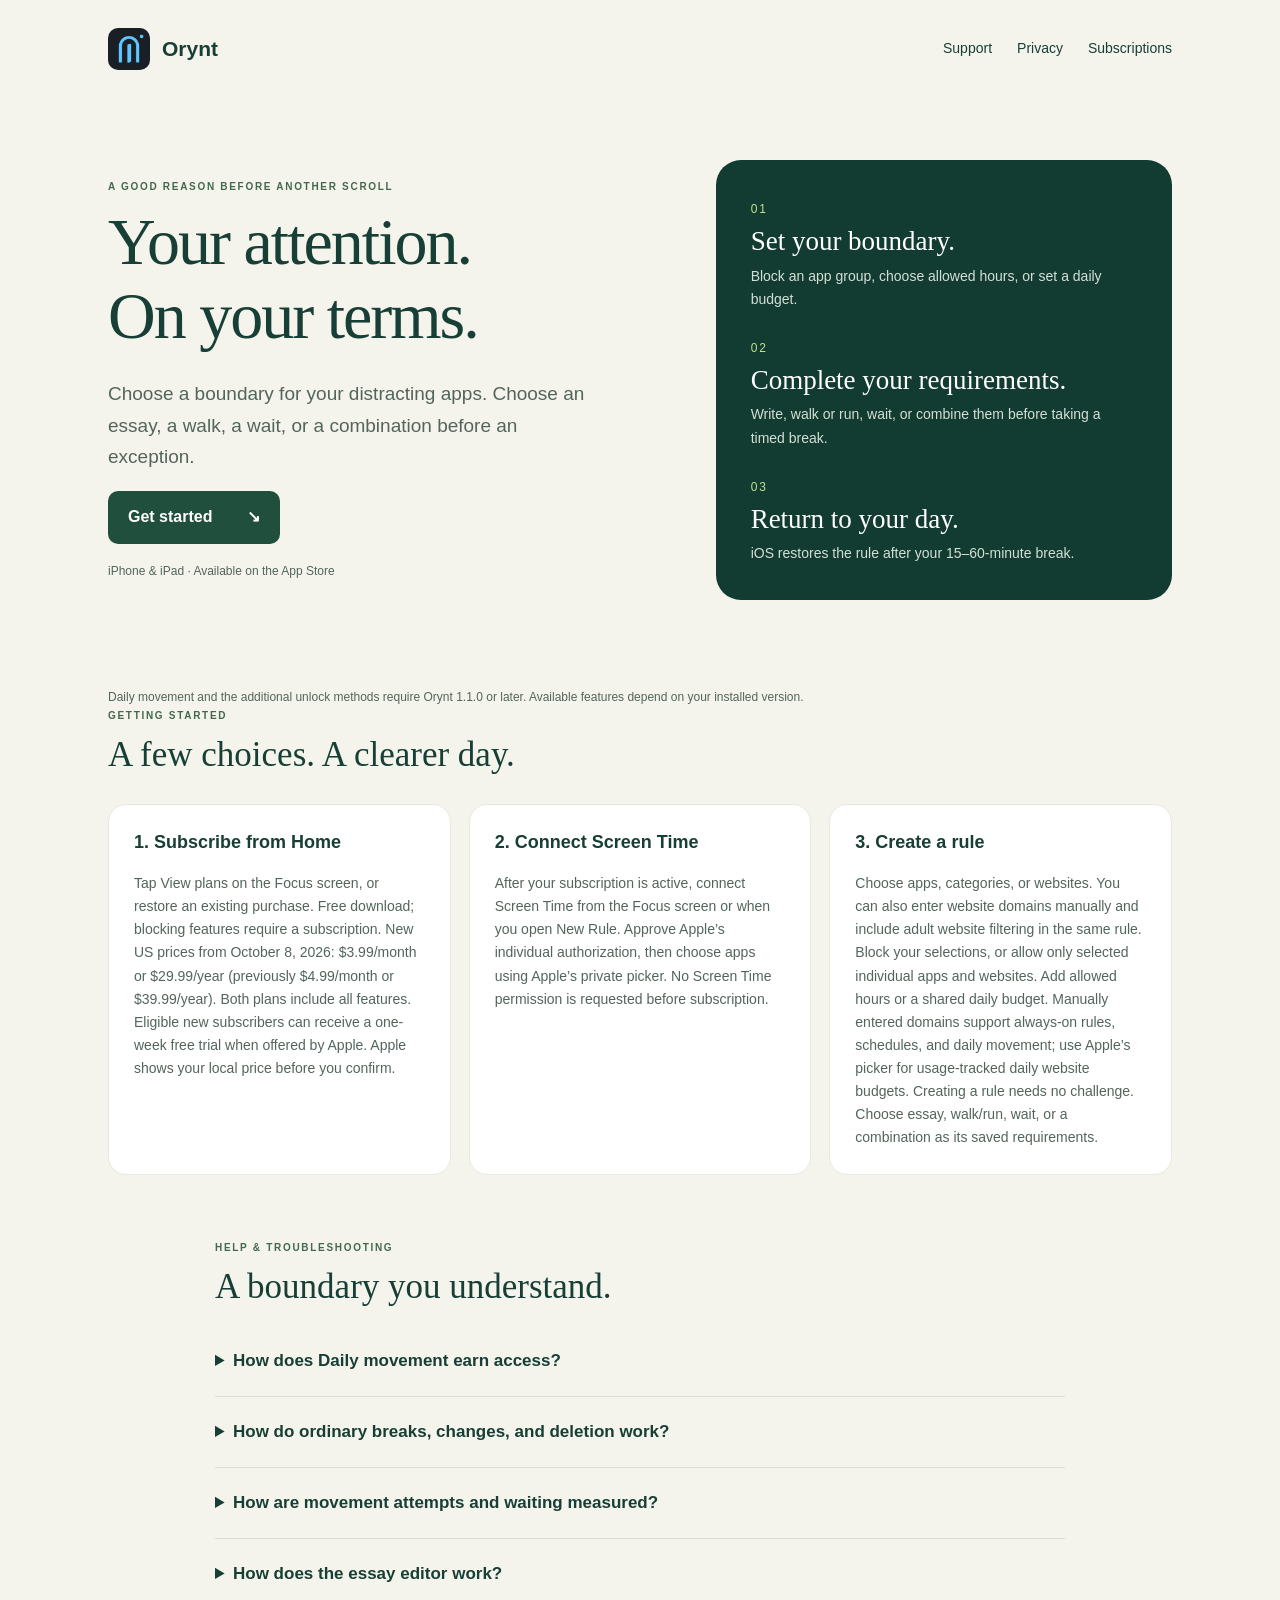
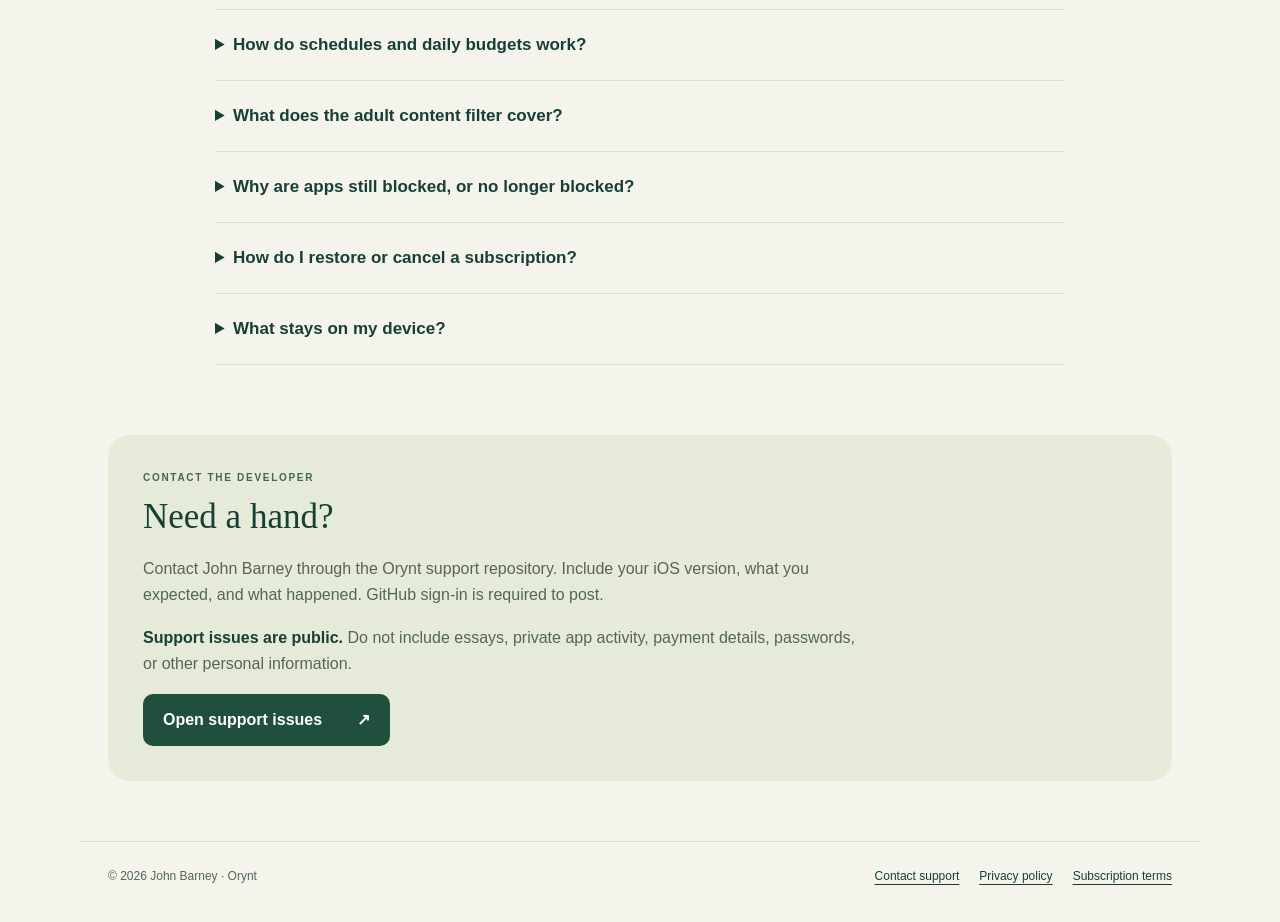
<file: index.html>
<!doctype html>
<html lang="en"><head><meta charset="utf-8"><meta name="viewport" content="width=device-width,initial-scale=1"><meta name="description" content="Help, privacy, and subscription information for Orynt, the personal app blocker with essay, walking, and waiting requirements."><title>Support · Orynt</title><link rel="icon" href="icon.png"><link rel="stylesheet" href="style.css"></head><body><a class="skip" href="#main">Skip to content</a><header><a class="brand" href="index.html"><img src="icon.png" alt="" width="42" height="42">Orynt</a><nav aria-label="Main navigation"><a href="index.html">Support</a><a href="privacy.html">Privacy</a><a href="terms.html">Subscriptions</a></nav></header><main id="main"><section class="hero"><div><p class="eyebrow">A GOOD REASON BEFORE ANOTHER SCROLL</p><h1>Your attention.<br>On your terms.</h1><p class="intro">Choose a boundary for your distracting apps. Choose an essay, a walk, a wait, or a combination before an exception.</p><a class="button" href="#start">Get started <span aria-hidden="true">↘</span></a><p class="release">iPhone &amp; iPad · Available on the App Store</p></div><aside aria-label="How Orynt works"><span class="step-number">01</span><h2>Set your boundary.</h2><p>Block an app group, choose allowed hours, or set a daily budget.</p><span class="step-number">02</span><h2>Complete your requirements.</h2><p>Write, walk or run, wait, or combine them before taking a timed break.</p><span class="step-number">03</span><h2>Return to your day.</h2><p>iOS restores the rule after your 15–60-minute break.</p></aside></section>
<p class="release">Daily movement and the additional unlock methods require Orynt 1.1.0 or later. Available features depend on your installed version.</p><section id="start"><p class="eyebrow">GETTING STARTED</p><h2>A few choices. A clearer day.</h2><div class="cards"><article><h3>1. Subscribe from Home</h3><p>Tap View plans on the Focus screen, or restore an existing purchase. Free download; blocking features require a subscription. New US prices from October 8, 2026: $3.99/month or $29.99/year (previously $4.99/month or $39.99/year). Both plans include all features. Eligible new subscribers can receive a one-week free trial when offered by Apple. Apple shows your local price before you confirm.</p></article><article><h3>2. Connect Screen Time</h3><p>After your subscription is active, connect Screen Time from the Focus screen or when you open New Rule. Approve Apple’s individual authorization, then choose apps using Apple’s private picker. No Screen Time permission is requested before subscription.</p></article><article><h3>3. Create a rule</h3><p>Choose apps, categories, or websites. You can also enter website domains manually and include adult website filtering in the same rule. Block your selections, or allow only selected individual apps and websites. Add allowed hours or a shared daily budget. Manually entered domains support always-on rules, schedules, and daily movement; use Apple’s picker for usage-tracked daily website budgets. Creating a rule needs no challenge. Choose essay, walk/run, wait, or a combination as its saved requirements.</p></article></div></section>
<section class="help"><p class="eyebrow">HELP &amp; TROUBLESHOOTING</p><h2>A boundary you understand.</h2>
<details><summary>How does Daily movement earn access?</summary><p>Choose Daily movement in New rule. Pick a daily goal of 100–20,000 steps or 25 yards–3 miles (about 23 metres–4.83 kilometres), select apps or websites to block, and choose 15, 30, 45, 60, 90, or 120 minutes, or Rest of the day. Rest-of-day access ends at the next midnight in the rule’s saved time zone; starting late gives less time. Creation needs no activity. Carry your iPhone: activity since midnight in the rule’s saved reset time zone counts, even before you create the rule or open Orynt. Apple Watch-only activity and Health imports are not included.</p><p>Return to Orynt to refresh your progress. Meeting the goal makes one session ready. Only tapping Start access starts the continuous countdown. It continues while another app is open, Orynt is closed, or the phone is locked. It cannot be paused or restarted; ending early forfeits the remainder. Other rules still apply. If adult filtering is included, that rule’s adult filtering pauses too.</p><p>Unclaimed time expires at the next reset. A fixed-duration session started before midnight keeps its full duration; Rest of the day ends at midnight. The next session cannot overlap an active session. Choose separate essay, walk/run, or wait requirements to change or delete a daily rule. Select one method, any pair, or all three, and require either any one or all selected methods. Each change or deletion needs a new attempt; daily activity cannot complete it. Goal and duration edits begin after the next reset. Deletion remains available without a subscription.</p></details>
<details><summary>How do ordinary breaks, changes, and deletion work?</summary><p>Create a rule with essay, walk/run, wait, any pair, or all three. With multiple methods, choose Complete all or Complete any one. The saved requirements apply equally to a timed break, changing the rule, or deleting it. Existing rules retain their original essay requirement.</p><p>Essays require 25–1,000 words, or 50–2,000 characters in character-count languages. Walking ranges from 25 yards to 3 miles; waiting ranges from 1–60 minutes. Breaks last 15–60 minutes and pause the restrictions in one rule. Other rules remain active.</p><p>Each action requires a fresh attempt. Editing keeps the old protection active until Save succeeds. Deletion remains available without a subscription after completing the requirements.</p></details>
<details><summary>How are movement attempts and waiting measured?</summary><p>Tap Start attempt, then carry your iPhone while walking or running. Orynt reads estimated distance from Motion &amp; Fitness; it does not record GPS routes. Earlier activity does not count. Distance estimates can vary, especially on short walks. Leave the app or lock the phone while waiting, then return to claim your break or confirm your change.</p><p>Walking and waiting can run together, and you can write an essay during the countdown. Attempts expire after 24 hours; a break attempt also expires at the end of its current blocked period. Unverifiable timing requires a fresh attempt. Cancelling resets progress.</p></details>
<details><summary>How does the essay editor work?</summary><p>Copy, paste, drag-and-drop, dictation, and Writing Tools are disabled. Letters and numbers count toward character limits; spaces, punctuation, and emoji do not. Language changes do not change saved requirements. The editor checks length, not meaning. Essay text is never saved or uploaded, and closing unfinished work requires confirmation.</p></details>
<details><summary>How do schedules and daily budgets work?</summary><p>Allowed hours repeat every day in your device’s local time and can cross midnight. Both the allowed and blocked intervals must be at least 15 minutes. Daily budgets apply to all selections in one rule together and include earlier activity on this phone today. They reset at local midnight.</p><p>Keep automatic date and time enabled. Schedule changes and break endings depend on iOS Device Activity callbacks, which may be delayed. Overlapping rules combine; a break does not pause a separate rule.</p></details>
<details><summary>What does the adult content filter cover?</summary><p>In New Rule, turn on Block adult websites to include Apple’s automatic website filter in supported browsing contexts. Choose the rule’s unlock requirements before saving. It does not inspect or guarantee removal of adult content inside social feeds, messages, or every app.</p></details>
<details><summary>Why are apps still blocked, or no longer blocked?</summary><p>Check the rule’s hours and overlapping restrictions, then reopen Orynt to refresh its state. Help is available in Settings → Support &amp; privacy → Help. Open Screen Time permissions and limitations for details about permission changes and system enforcement.</p><p>If selections need replacing, complete the saved requirements, edit the rule, and choose the apps again.</p></details>
<details><summary>How do I restore or cancel a subscription?</summary><p>Use Restore purchases on the welcome screen or in Settings with the Apple Account that purchased the plan. Use Settings → Manage subscription to change or cancel it. Existing protections remain after expiration, and you can delete rules or turn off the filter without paying, after completing the saved requirements. Deleting the app does not cancel your subscription.</p></details>
<details><summary>What stays on my device?</summary><p>Rules, app-selection tokens, and up to 100 recent unlock records stay on your device and may be included in device backups. Essays are not saved or uploaded. No app account is required, and there are no ads or analytics SDKs. Read the <a href="privacy.html">privacy policy</a>.</p></details></section>
<section id="contact" class="contact"><p class="eyebrow">CONTACT THE DEVELOPER</p><h2>Need a hand?</h2><p>Contact John Barney through the Orynt support repository. Include your iOS version, what you expected, and what happened. GitHub sign-in is required to post.</p><p><strong>Support issues are public.</strong> Do not include essays, private app activity, payment details, passwords, or other personal information.</p><a class="button" href="https://github.com/99np5gsy5w-jpg/reasongate-support/issues">Open support issues <span aria-hidden="true">↗</span></a></section></main><footer><p>© 2026 John Barney · Orynt</p><div><a href="index.html#contact">Contact support</a><a href="privacy.html">Privacy policy</a><a href="terms.html">Subscription terms</a></div></footer></body></html>
</file>
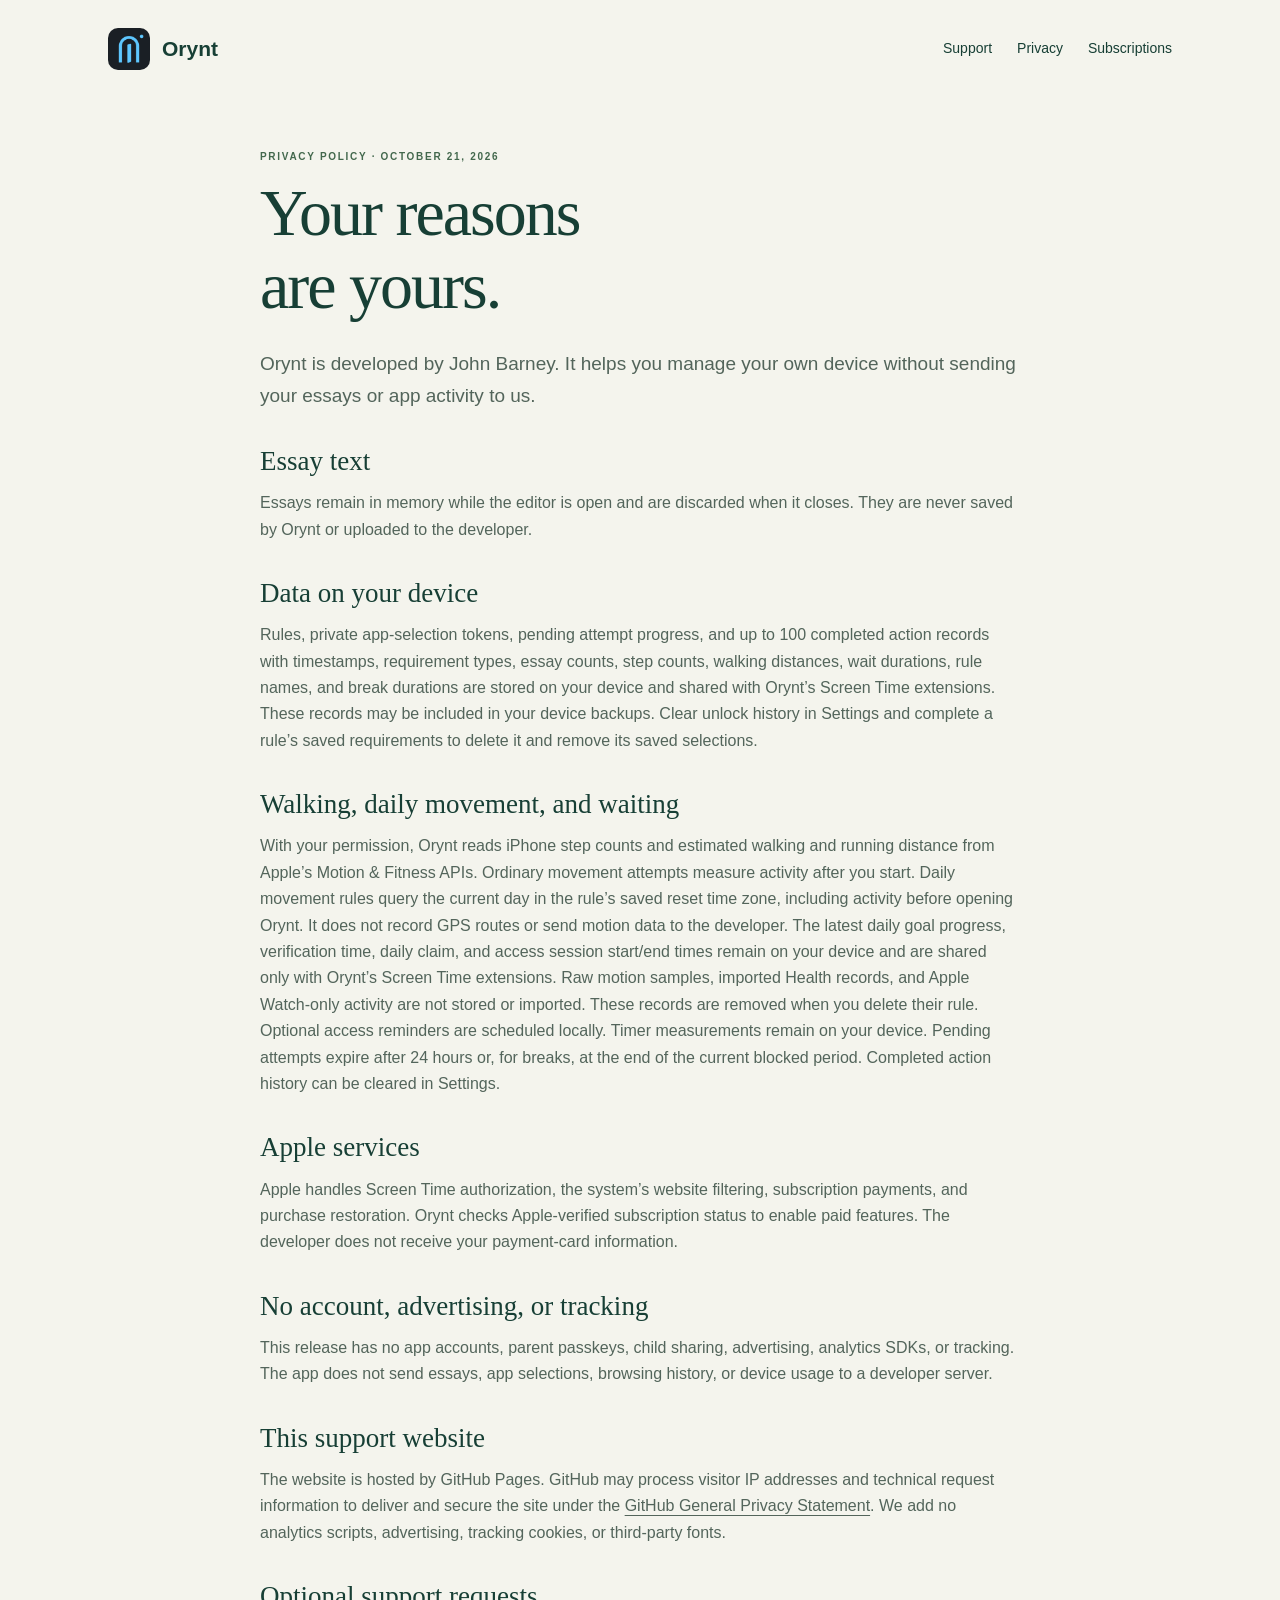
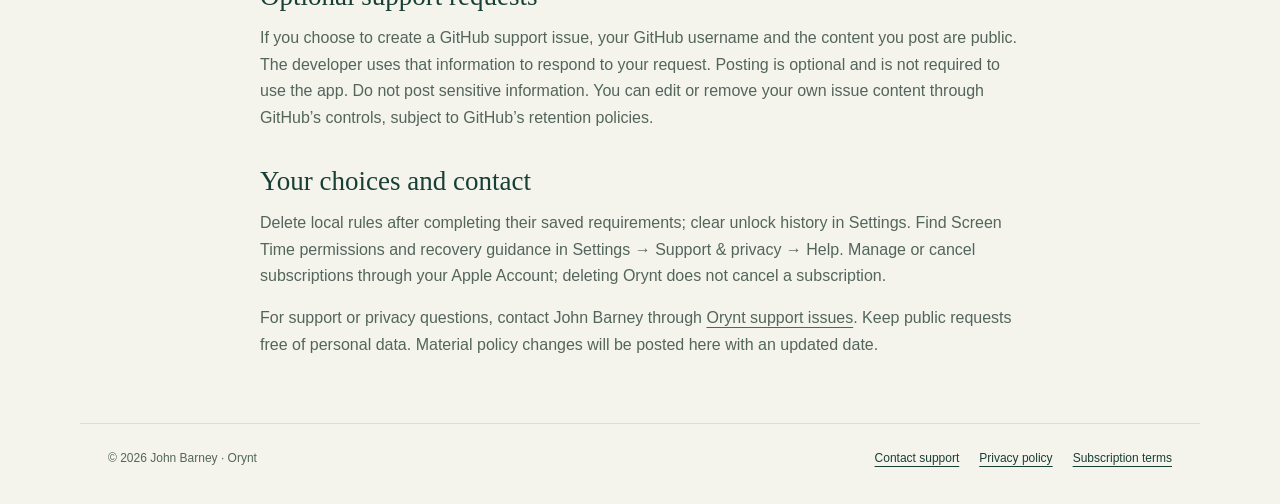
<file: privacy.html>
<!doctype html>
<html lang="en"><head><meta charset="utf-8"><meta name="viewport" content="width=device-width,initial-scale=1"><meta name="description" content="Help, privacy, and subscription information for Orynt, the personal app blocker with essay, walking, and waiting requirements."><title>Privacy policy · Orynt</title><link rel="icon" href="icon.png"><link rel="stylesheet" href="style.css"></head><body><a class="skip" href="#main">Skip to content</a><header><a class="brand" href="index.html"><img src="icon.png" alt="" width="42" height="42">Orynt</a><nav aria-label="Main navigation"><a href="index.html">Support</a><a href="privacy.html">Privacy</a><a href="terms.html">Subscriptions</a></nav></header><main id="main"><article class="legal"><p class="eyebrow">PRIVACY POLICY · OCTOBER 21, 2026</p><h1>Your reasons<br>are yours.</h1><p class="intro">Orynt is developed by John Barney. It helps you manage your own device without sending your essays or app activity to us.</p><h2>Essay text</h2><p>Essays remain in memory while the editor is open and are discarded when it closes. They are never saved by Orynt or uploaded to the developer.</p><h2>Data on your device</h2><p>Rules, private app-selection tokens, pending attempt progress, and up to 100 completed action records with timestamps, requirement types, essay counts, step counts, walking distances, wait durations, rule names, and break durations are stored on your device and shared with Orynt’s Screen Time extensions. These records may be included in your device backups. Clear unlock history in Settings and complete a rule’s saved requirements to delete it and remove its saved selections.</p><h2>Walking, daily movement, and waiting</h2><p>With your permission, Orynt reads iPhone step counts and estimated walking and running distance from Apple’s Motion &amp; Fitness APIs. Ordinary movement attempts measure activity after you start. Daily movement rules query the current day in the rule’s saved reset time zone, including activity before opening Orynt. It does not record GPS routes or send motion data to the developer. The latest daily goal progress, verification time, daily claim, and access session start/end times remain on your device and are shared only with Orynt’s Screen Time extensions. Raw motion samples, imported Health records, and Apple Watch-only activity are not stored or imported. These records are removed when you delete their rule. Optional access reminders are scheduled locally. Timer measurements remain on your device. Pending attempts expire after 24 hours or, for breaks, at the end of the current blocked period. Completed action history can be cleared in Settings.</p><h2>Apple services</h2><p>Apple handles Screen Time authorization, the system’s website filtering, subscription payments, and purchase restoration. Orynt checks Apple-verified subscription status to enable paid features. The developer does not receive your payment-card information.</p><h2>No account, advertising, or tracking</h2><p>This release has no app accounts, parent passkeys, child sharing, advertising, analytics SDKs, or tracking. The app does not send essays, app selections, browsing history, or device usage to a developer server.</p><h2>This support website</h2><p>The website is hosted by GitHub Pages. GitHub may process visitor IP addresses and technical request information to deliver and secure the site under the <a href="https://docs.github.com/en/site-policy/privacy-policies/github-general-privacy-statement">GitHub General Privacy Statement</a>. We add no analytics scripts, advertising, tracking cookies, or third-party fonts.</p><h2>Optional support requests</h2><p>If you choose to create a GitHub support issue, your GitHub username and the content you post are public. The developer uses that information to respond to your request. Posting is optional and is not required to use the app. Do not post sensitive information. You can edit or remove your own issue content through GitHub’s controls, subject to GitHub’s retention policies.</p><h2>Your choices and contact</h2><p>Delete local rules after completing their saved requirements; clear unlock history in Settings. Find Screen Time permissions and recovery guidance in Settings → Support &amp; privacy → Help. Manage or cancel subscriptions through your Apple Account; deleting Orynt does not cancel a subscription.</p><p>For support or privacy questions, contact John Barney through <a href="https://github.com/99np5gsy5w-jpg/reasongate-support/issues">Orynt support issues</a>. Keep public requests free of personal data. Material policy changes will be posted here with an updated date.</p></article></main><footer><p>© 2026 John Barney · Orynt</p><div><a href="index.html#contact">Contact support</a><a href="privacy.html">Privacy policy</a><a href="terms.html">Subscription terms</a></div></footer></body></html>
</file>
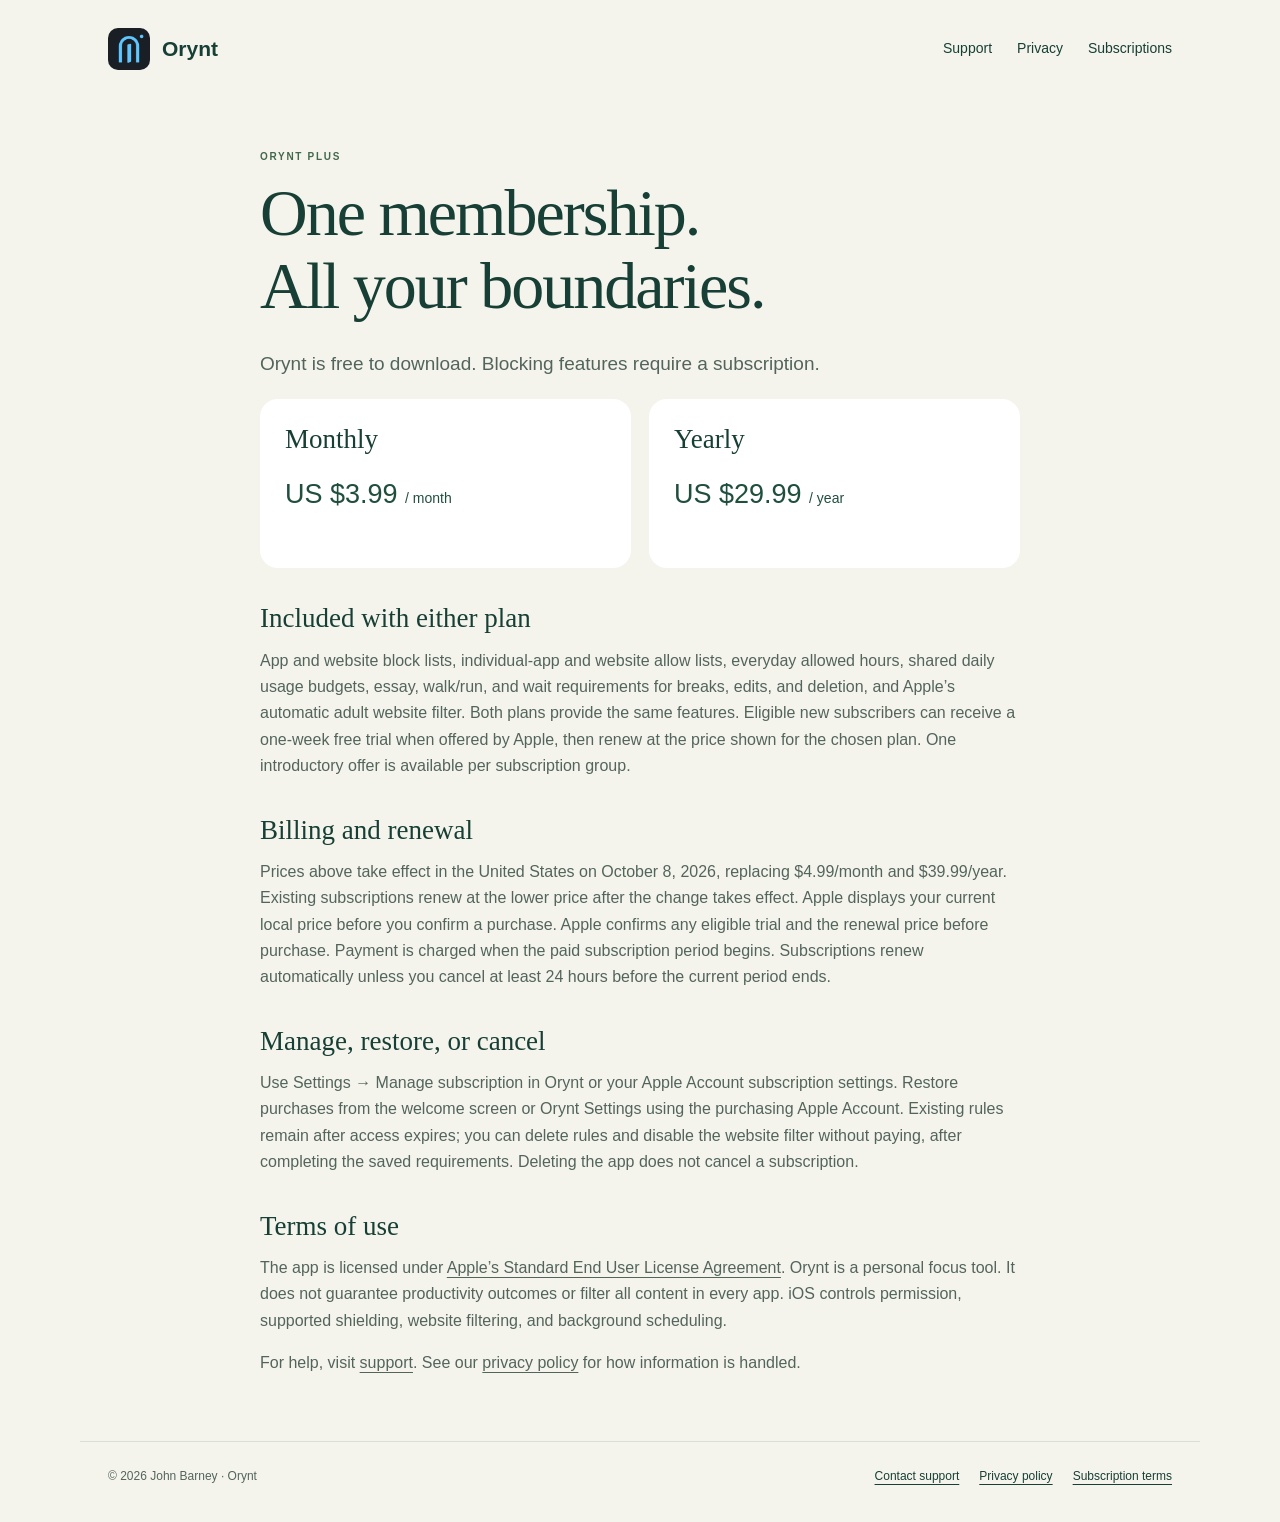
<file: terms.html>
<!doctype html>
<html lang="en"><head><meta charset="utf-8"><meta name="viewport" content="width=device-width,initial-scale=1"><meta name="description" content="Help, privacy, and subscription information for Orynt, the personal app blocker with essay, walking, and waiting requirements."><title>Subscription information · Orynt</title><link rel="icon" href="icon.png"><link rel="stylesheet" href="style.css"></head><body><a class="skip" href="#main">Skip to content</a><header><a class="brand" href="index.html"><img src="icon.png" alt="" width="42" height="42">Orynt</a><nav aria-label="Main navigation"><a href="index.html">Support</a><a href="privacy.html">Privacy</a><a href="terms.html">Subscriptions</a></nav></header><main id="main"><article class="legal"><p class="eyebrow">ORYNT PLUS</p><h1>One membership.<br>All your boundaries.</h1><p class="intro">Orynt is free to download. Blocking features require a subscription.</p><div class="plans"><section><h2>Monthly</h2><p class="price">US $3.99 <span>/ month</span></p></section><section><h2>Yearly</h2><p class="price">US $29.99 <span>/ year</span></p></section></div><h2>Included with either plan</h2><p>App and website block lists, individual-app and website allow lists, everyday allowed hours, shared daily usage budgets, essay, walk/run, and wait requirements for breaks, edits, and deletion, and Apple’s automatic adult website filter. Both plans provide the same features. Eligible new subscribers can receive a one-week free trial when offered by Apple, then renew at the price shown for the chosen plan. One introductory offer is available per subscription group.</p><h2>Billing and renewal</h2><p>Prices above take effect in the United States on October 8, 2026, replacing $4.99/month and $39.99/year. Existing subscriptions renew at the lower price after the change takes effect. Apple displays your current local price before you confirm a purchase. Apple confirms any eligible trial and the renewal price before purchase. Payment is charged when the paid subscription period begins. Subscriptions renew automatically unless you cancel at least 24 hours before the current period ends.</p><h2>Manage, restore, or cancel</h2><p>Use Settings → Manage subscription in Orynt or your Apple Account subscription settings. Restore purchases from the welcome screen or Orynt Settings using the purchasing Apple Account. Existing rules remain after access expires; you can delete rules and disable the website filter without paying, after completing the saved requirements. Deleting the app does not cancel a subscription.</p><h2>Terms of use</h2><p>The app is licensed under <a href="https://www.apple.com/legal/internet-services/itunes/dev/stdeula/">Apple’s Standard End User License Agreement</a>. Orynt is a personal focus tool. It does not guarantee productivity outcomes or filter all content in every app. iOS controls permission, supported shielding, website filtering, and background scheduling.</p><p>For help, visit <a href="index.html#contact">support</a>. See our <a href="privacy.html">privacy policy</a> for how information is handled.</p></article></main><footer><p>© 2026 John Barney · Orynt</p><div><a href="index.html#contact">Contact support</a><a href="privacy.html">Privacy policy</a><a href="terms.html">Subscription terms</a></div></footer></body></html>
</file>
<file: style.css>
*{box-sizing:border-box}html{scroll-behavior:smooth}body{margin:0;background:#f4f4ed;color:#173f35;font-family:-apple-system,BlinkMacSystemFont,"Segoe UI",sans-serif;line-height:1.65}a{color:inherit;text-underline-offset:4px}a:hover{color:#52714a}header,main,footer{max-width:1120px;margin:auto}header{display:flex;align-items:center;justify-content:space-between;padding:28px 28px 24px;gap:24px}.brand{display:flex;align-items:center;gap:12px;font-size:21px;font-weight:700;text-decoration:none}.brand img{border-radius:10px}nav{display:flex;gap:25px;font-size:14px}nav a{text-decoration:none}main{padding:0 28px}h1,h2,h3,p{margin-top:0}h1,h2{font-family:Georgia,"Times New Roman",serif;line-height:1.12;font-weight:500}h1{font-size:clamp(40px,5.5vw,66px);letter-spacing:-2px;margin-bottom:25px}h2{font-size:35px;margin-bottom:20px}h3{font-size:18px;line-height:1.35}p{color:#53655b}.eyebrow{font-size:10px;letter-spacing:1.7px;font-weight:800;color:#43684d}.intro{font-size:19px;max-width:480px}.hero{display:grid;grid-template-columns:1.2fr 1fr;gap:60px;padding:66px 0 70px;align-items:center}.hero aside{background:#123c31;border-radius:25px;padding:35px;color:white}.hero aside h2{font-size:27px;margin:5px 0 8px}.hero aside p{font-size:14px;color:#d4dfd6;margin-bottom:23px}.hero aside p:last-child{margin-bottom:0}.step-number{font-size:12px;color:#c6df8d;letter-spacing:2px}.button{display:inline-flex;align-items:center;gap:35px;background:#214f3e;color:white;border-radius:10px;padding:13px 20px;font-weight:650;text-decoration:none}.button:hover{background:#356148;color:white}.release{font-size:12px;margin:18px 0 0}.cards{display:grid;grid-template-columns:repeat(3,1fr);gap:18px;margin:30px 0 65px}.cards article{background:white;border:1px solid #e6e9de;border-radius:18px;padding:25px}.cards p{font-size:14px;margin:0}.help{max-width:850px;margin:0 auto 70px}details{padding:21px 0;border-bottom:1px solid #d9dfd2}summary{font-size:17px;font-weight:650;cursor:pointer}details p{margin:17px 0 0;font-size:15px}.contact{background:#e5ebd8;padding:35px;border-radius:22px;margin-bottom:60px}.contact p{max-width:720px}.contact strong{color:#173f35}.legal{max-width:760px;margin:55px auto 65px}.legal h2{font-size:27px;margin:35px 0 14px}.legal .intro{max-width:none}.plans{display:grid;grid-template-columns:1fr 1fr;gap:18px}.plans section{background:white;border-radius:18px;padding:25px}.plans h2{margin:0 0 18px}.price{font-size:27px;color:#214f3e}.price span{font-size:14px;white-space:nowrap}footer{border-top:1px solid #d9dfd2;padding:25px 28px 35px;font-size:12px;display:flex;justify-content:space-between;gap:20px}footer div{display:flex;gap:20px}footer p{margin:0}.skip{position:absolute;top:-60px;left:20px;background:white;padding:10px;z-index:9}.skip:focus{top:10px}a:focus-visible,summary:focus-visible{outline:3px solid #598352;outline-offset:5px}@media(max-width:700px){header{align-items:flex-start}nav{gap:10px;font-size:12px;flex-wrap:wrap;justify-content:flex-end}.brand{font-size:18px}.brand img{width:35px;height:35px}header,main{padding-left:20px;padding-right:20px}.hero{grid-template-columns:1fr;gap:28px;padding:35px 0 50px}h1{letter-spacing:-1px}.cards{grid-template-columns:1fr;margin-bottom:48px}.help{margin-bottom:45px}.contact{padding:25px}.plans{grid-template-columns:1fr}.legal{margin-top:35px}footer,footer div{flex-wrap:wrap}.hero aside{padding:28px}}@media(prefers-reduced-motion:reduce){html{scroll-behavior:auto}}
</file>
